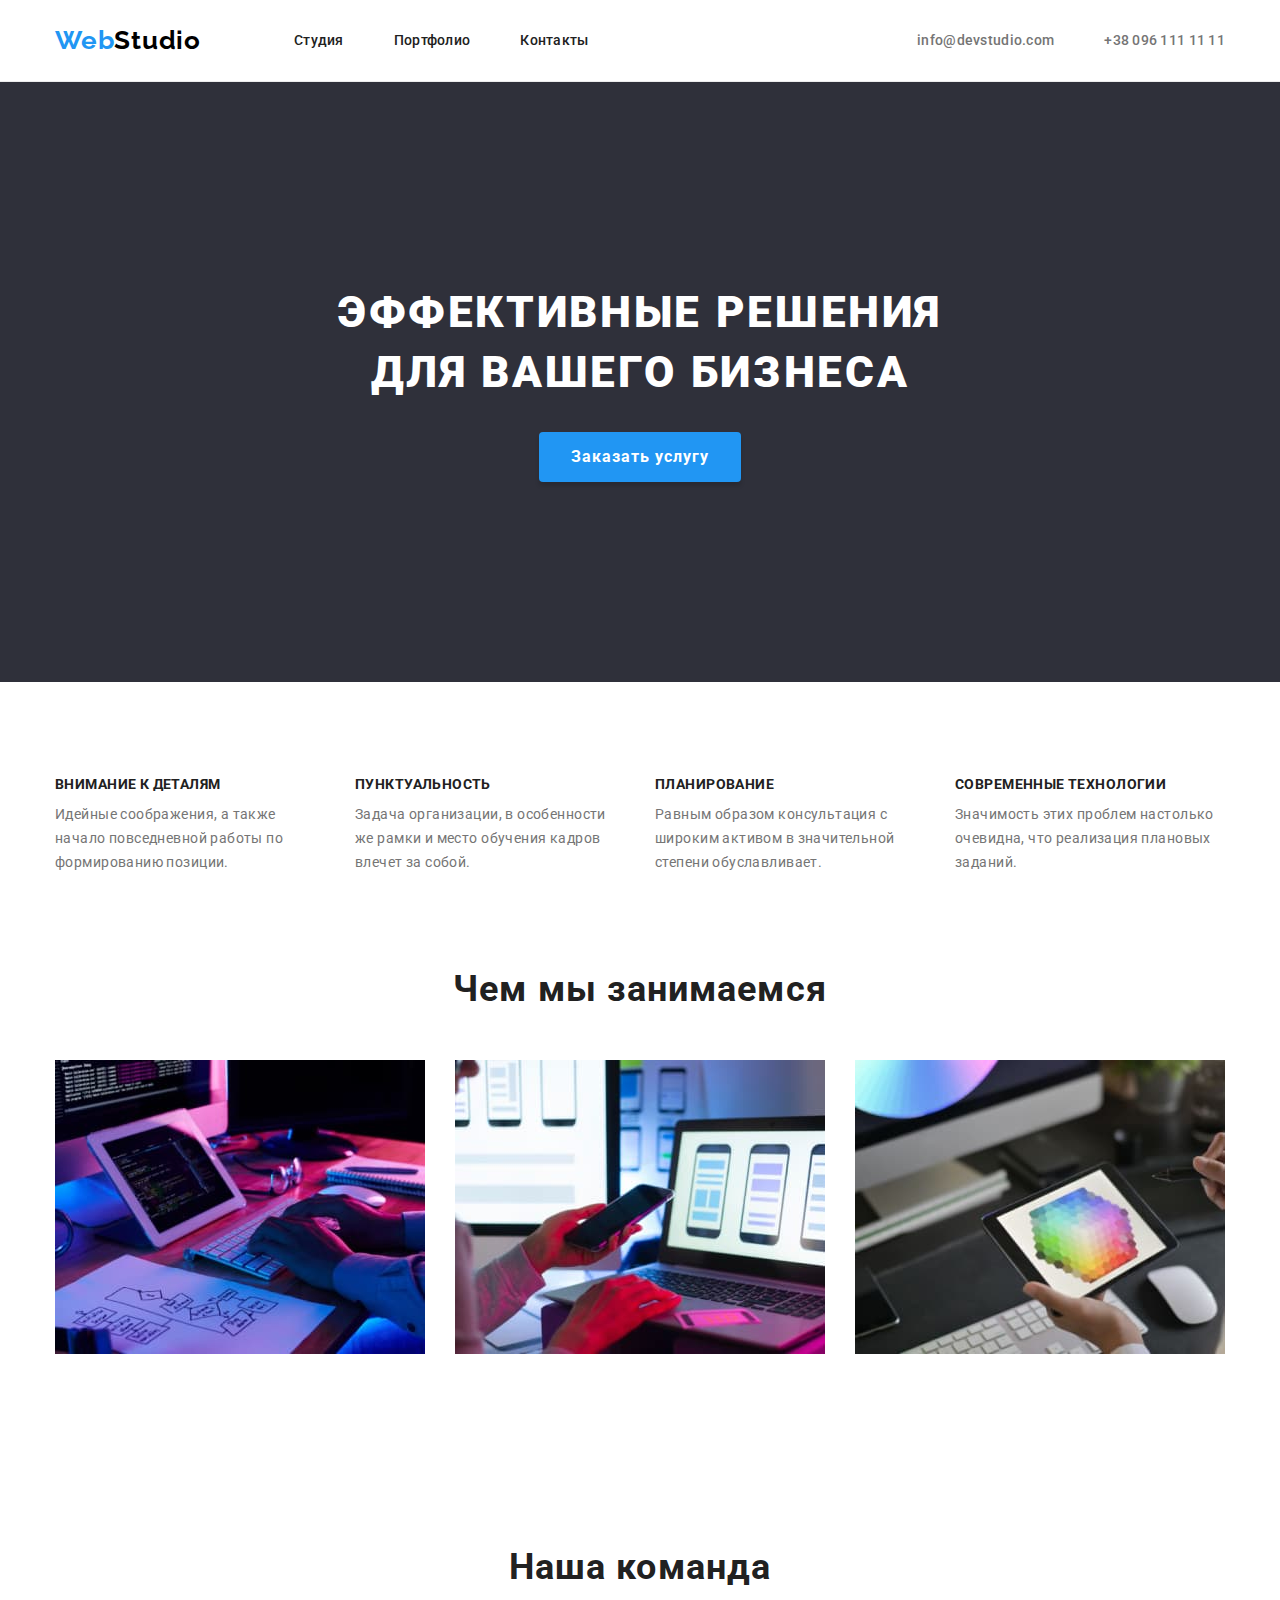
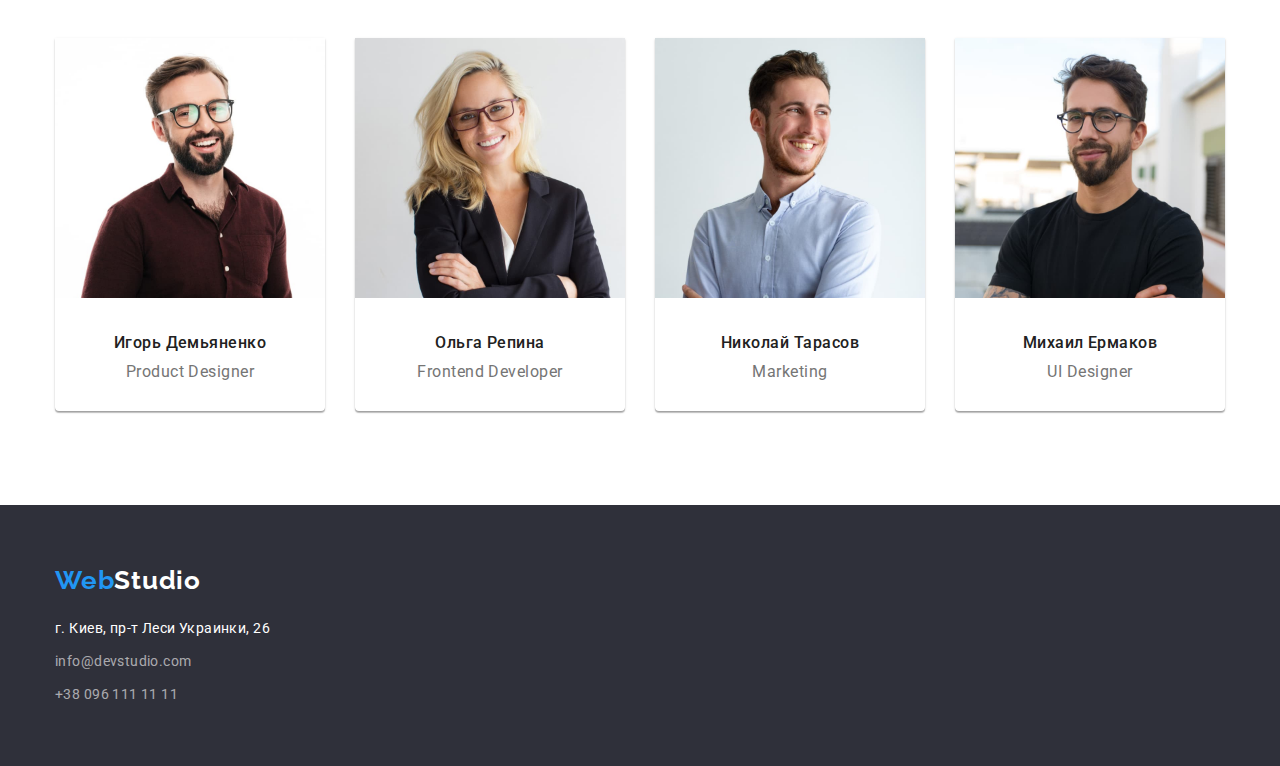
<file: index.html>
<!DOCTYPE html>
<html lang="ru">
  <head>
    <meta charset="UTF-8" />
    <meta http-equiv="X-UA-Compatible" content="IE=edge" />
    <meta name="viewport" content="width=device-width, initial-scale=1.0" />
    <title>Web Studio</title>
    <link rel="preconnect" href="https://fonts.googleapis.com" />
    <link rel="preconnect" href="https://fonts.gstatic.com" crossorigin />
    <link
      href="https://fonts.googleapis.com/css2?family=Raleway:wght@700&family=Roboto:wght@400;500;700;900&display=swap"
      rel="stylesheet"
    />
    <link
      rel="stylesheet"
      href="https://cdnjs.cloudflare.com/ajax/libs/modern-normalize/1.1.0/modern-normalize.min.css"
    />
    <link rel="stylesheet" href="./css/style.css" />
  </head>
  <body>
    <!--Header-->
    <header class="header">
      <div class="container header-block">
        <!--Logo-->
        <a href="./index.html" class="logo-header-1"
          ><span class="logo-header-2">Web</span>Studio</a
        >
        <!--Navigation-->
        <nav class="nav">
          <ul class="site-nav list-flex">
            <li>
              <a href="./index.html" class="navigation">Студия</a>
            </li>
            <li>
              <a href="./portfolio.html" class="navigation">Портфолио</a>
            </li>
            <li>
              <a href="" class="navigation">Контакты</a>
            </li>
          </ul>
        </nav>
        <!--Contacts-->
        <ul class="auth list-flex">
          <li>
            <a href="mailto:info@devstudio.com" class="navigation contacts">info@devstudio.com</a>
          </li>
          <li><a href="tel:+380961111111" class="navigation contacts">+38 096 111 11 11</a></li>
        </ul>
      </div>
    </header>
    <!--Main section-->
    <main>
      <!--Hero-section-->
      <section class="section hero-section">
        <div class="container">
          <h1 class="hero-title">Эффективные решения<br />для вашего бизнеса</h1>
          <button type="button" class="hero-btn button">Заказать услугу</button>
        </div>
      </section>
      <!--Skills-section-->
      <section class="section">
        <div class="container">
          <ul class="skills-list list-flex">
            <li>
              <h3 class="skills-title">Внимание к деталям</h3>
              <p class="skills-description">
                Идейные соображения, а также начало повседневной работы по формированию позиции.
              </p>
            </li>
            <li>
              <h3 class="skills-title">Пунктуальность</h3>
              <p class="skills-description">
                Задача организации, в особенности же рамки и место обучения кадров влечет за собой.
              </p>
            </li>
            <li>
              <h3 class="skills-title">Планирование</h3>
              <p class="skills-description">
                Равным образом консультация с широким активом в значительной степени обуславливает.
              </p>
            </li>
            <li>
              <h3 class="skills-title">Современные технологии</h3>
              <p class="skills-description">
                Значимость этих проблем настолько очевидна, что реализация плановых заданий.
              </p>
            </li>
          </ul>
        </div>
      </section>
      <!--Description-section-->
      <section class="section description-section">
        <div class="container">
          <h2 class="description-title">Чем мы занимаемся</h2>
          <ul class="description-list list-flex">
            <li><img src="./images/img1.jpg" alt="разработка для ПК" width="370" /></li>
            <li><img src="./images/img2.jpg" alt="разработка для смартфонов" width="370" /></li>
            <li><img src="./images/img3.jpg" alt="разработка для планшетов" width="370" /></li>
          </ul>
        </div>
      </section>
      <!--Command-section-->
      <section class="section">
        <div class="container">
          <h2 class="command-title">Наша команда</h2>
          <ul class="command-list list-flex">
            <li>
              <img src="./images/employee1.jpg" alt="Игорь Демьяненко" width="270" />
              <h3 class="command-name">Игорь Демьяненко</h3>
              <p class="command-position">Product Designer</p>
            </li>
            <li>
              <img src="./images/employee2.jpg" alt="Ольга Репина" width="270" />
              <h3 class="command-name">Ольга Репина</h3>
              <p class="command-position">Frontend Developer</p>
            </li>
            <li>
              <img src="./images/employee3.jpg" alt="Николай Тарасов" width="270" />
              <h3 class="command-name">Николай Тарасов</h3>
              <p class="command-position">Marketing</p>
            </li>
            <li>
              <img src="./images/employee4.jpg" alt="Михаил Ермаков" width="270" />
              <h3 class="command-name">Михаил Ермаков</h3>
              <p class="command-position">UI Designer</p>
            </li>
          </ul>
        </div>
      </section>
    </main>
    <!--Footer-->
    <footer class="footer-section">
      <div class="container">
        <a href="./index.html" class="logo-footer-1">
          <span class="logo-footer-2">Web</span>Studio
        </a>
        <address>
          <p class="adress">г. Киев, пр-т Леси Украинки, 26</p>
          <ul class="inline-list list-flex">
            <li>
              <a href="mailto:info@devstudio.com" class="adress-contacts">info@devstudio.com</a>
            </li>
            <li><a href="tel:+380961111111" class="adress-contacts">+38 096 111 11 11</a></li>
          </ul>
        </address>
      </div>
    </footer>
  </body>
</html>
</file>
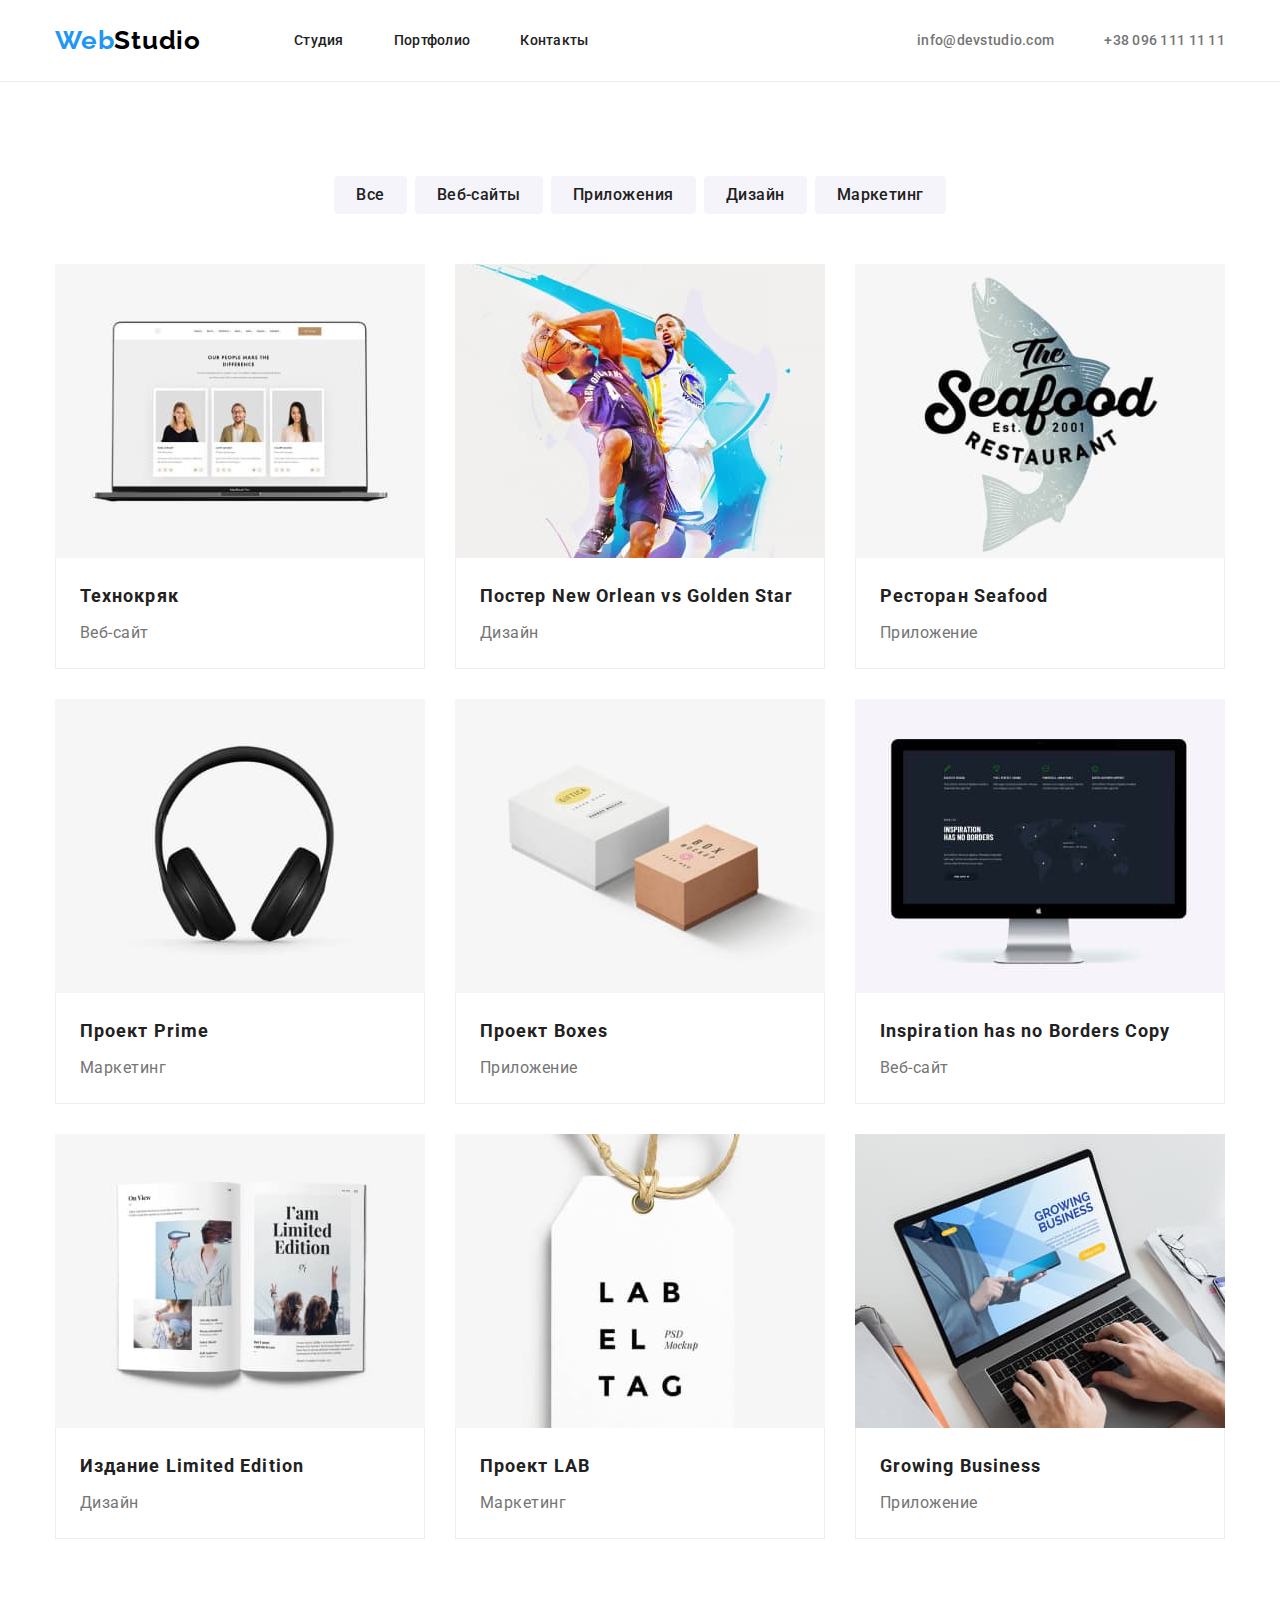
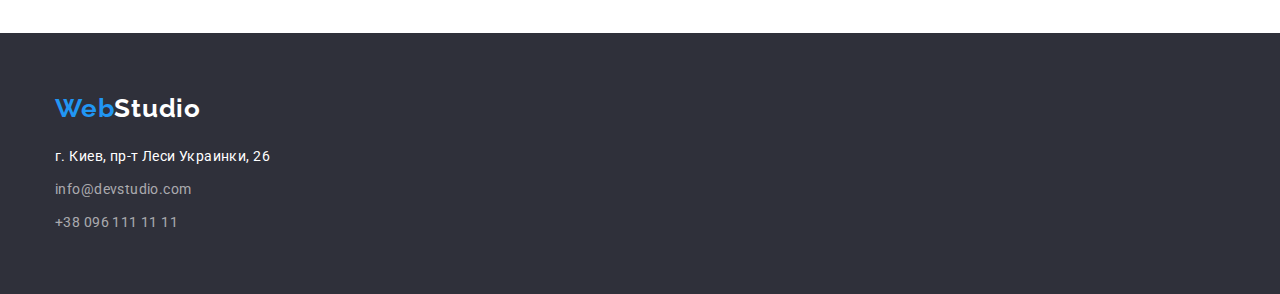
<file: portfolio.html>
<!DOCTYPE html>
<html lang="ru">
  <head>
    <meta charset="UTF-8" />
    <meta http-equiv="X-UA-Compatible" content="IE=edge" />
    <meta name="viewport" content="width=device-width, initial-scale=1.0" />
    <title>Web Studio</title>
    <link rel="preconnect" href="https://fonts.googleapis.com" />
    <link rel="preconnect" href="https://fonts.gstatic.com" crossorigin />
    <link
      href="https://fonts.googleapis.com/css2?family=Raleway:wght@700&family=Roboto:wght@400;500;700;900&display=swap"
      rel="stylesheet"
    />
    <link
      rel="stylesheet"
      href="https://cdnjs.cloudflare.com/ajax/libs/modern-normalize/1.1.0/modern-normalize.min.css"
    />
    <link rel="stylesheet" href="./css/style.css" />
  </head>
  <body>
    <!--Header-->
    <header class="header">
      <div class="container header-block">
        <!--Logo-->
        <a href="./index.html" class="logo-header-1"
          ><span class="logo-header-2">Web</span>Studio</a
        >
        <!--Navigation-->
        <nav class="nav">
          <ul class="site-nav list-flex">
            <li>
              <a href="./index.html" class="navigation">Студия</a>
            </li>
            <li>
              <a href="./portfolio.html" class="navigation">Портфолио</a>
            </li>
            <li>
              <a href="" class="navigation">Контакты</a>
            </li>
          </ul>
        </nav>
        <!--Contacts-->
        <ul class="auth list-flex">
          <li>
            <a href="mailto:info@devstudio.com" class="navigation contacts">info@devstudio.com</a>
          </li>
          <li><a href="tel:+380961111111" class="navigation contacts">+38 096 111 11 11</a></li>
        </ul>
      </div>
    </header>
    <!--Main section-->
    <main>
      <!--Portfolio nav section-->
      <section class="section">
        <div class="container">
          <h2 class="visually-hidden">Portfolio section</h2>
          <ul class="portfolio-nav list-flex">
            <li><button type="button" class="portfolio-btn button">Все</button></li>
            <li><button type="button" class="portfolio-btn button">Веб-сайты</button></li>
            <li><button type="button" class="portfolio-btn button">Приложения</button></li>
            <li><button type="button" class="portfolio-btn button">Дизайн</button></li>
            <li><button type="button" class="portfolio-btn button">Маркетинг</button></li>
          </ul>
          <!-- Portfolio elements -->
          <ul class="elements-list list-flex">
            <li>
              <img src="./images/portfolio/img1.jpg" alt="" width="370" class="img-block"/>
              <div class="elements-desc">
                <h3 class="portfolio-title">Технокряк</h3>
              <p class="portfolio-type">Веб-сайт</p>
              </div>
            </li>
            <li>
              <img src="./images/portfolio/img2.jpg" alt="" width="370" class="img-block"/>
              <div class="elements-desc">
                <h3 class="portfolio-title">Постер New Orlean vs Golden Star</h3>
              <p class="portfolio-type">Дизайн</p>
              </div>
            </li>
            <li>
              <img src="./images/portfolio/img3.jpg" alt="" width="370" class="img-block"/>
              <div class="elements-desc">
                <h3 class="portfolio-title">Ресторан Seafood</h3>
              <p class="portfolio-type">Приложение</p>
              </div>
            </li>
            <li>
              <img src="./images/portfolio/img4.jpg" alt="" width="370" class="img-block"/>
              <div class="elements-desc">
                <h3 class="portfolio-title">Проект Prime</h3>
              <p class="portfolio-type">Маркетинг</p>
              </div>
            </li>
            <li>
              <img src="./images/portfolio/img5.jpg" alt="" width="370" class="img-block"/>
              <div class="elements-desc">
                <h3 class="portfolio-title">Проект Boxes</h3>
              <p class="portfolio-type">Приложение</p>
              </div>
            </li>
            <li>
              <img src="./images/portfolio/img6.jpg" alt="" width="370" class="img-block"/>
              <div class="elements-desc">
                <h3 class="portfolio-title">Inspiration has no Borders Copy</h3>
              <p class="portfolio-type">Веб-сайт</p>
              </div>
            </li>
            <li>
              <img src="./images/portfolio/img7.jpg" alt="" width="370" class="img-block"/>
              <div class="elements-desc">
                <h3 class="portfolio-title">Издание Limited Edition</h3>
              <p class="portfolio-type">Дизайн</p>
              </div>
            </li>
            <li>
              <img src="./images/portfolio/img8.jpg" alt="" width="370" class="img-block"/>
              <div class="elements-desc">
                <h3 class="portfolio-title">Проект LAB</h3>
              <p class="portfolio-type">Маркетинг</p>
              </div>
            </li>
            <li>
              <img src="./images/portfolio/img9.jpg" alt="" width="370" class="img-block"/>
              <div class="elements-desc">
                <h3 class="portfolio-title">Growing Business</h3>
              <p class="portfolio-type">Приложение</p>
              </div>
            </li>
          </ul>
        </div>
      </section>
    </main>
    <!--Footer-->
    <footer class="footer-section">
      <div class="container">
        <a href="./index.html" class="logo-footer-1">
          <span class="logo-footer-2">Web</span>Studio
        </a>
        <address>
          <p class="adress">г. Киев, пр-т Леси Украинки, 26</p>
          <ul class="inline-list list-flex">
            <li>
              <a href="mailto:info@devstudio.com" class="adress-contacts">info@devstudio.com</a>
            </li>
            <li><a href="tel:+380961111111" class="adress-contacts">+38 096 111 11 11</a></li>
          </ul>
        </address>
      </div>
    </footer>
  </body>
</html>
</file>
<file: css/style.css>
:root {
  --body-main-color: #212121;
  --header-border-color: #ececec;
  --footer-background-color: #2f303a;
  --logo-color-1: #000000;
  --logo-color-2: #2196f3;
  --logo-color-3: #ffffff;
  --header-hover-color: #2196f3;
  --contacts-color: #757575;
  --hero-background-color: #2f303a;
  --hero-title-color: #ffffff;
  --hero-btn-color: #ffffff;
  --hero-btn-background-color: #2196f3;
  --skills-description-color: #757575;
  --command-position-color: #757575;
  --portfolio-btn-hover-color: #ffffff;
  --portfolio-btn-background-color-1: #f5f4fa;
  --portfolio-btn-background-color-2: #2196f3;
  --portfolio-type-color: #757575;
  --elements-border-color: #eeeeee;
  --adress-color: #ffffff;
  --adress-contacts-color: rgba(255, 255, 255, 0.6);
}

/*--------------------------global styles--------------------------*/
p,
h1,
h2,
h3,
h4,
h5,
h6 {
  margin: 0;
  padding: 0;
}

.img-block {
  display: block;
}

.list-flex {
  display: flex;
  margin: 0;
  padding: 0;
}

a {
  text-decoration: none;
  color: inherit;
}

li {
  list-style-type: none;
}

body {
  font-family: 'Roboto', sans-serif;
  color: var(--body-main-color);
}

footer {
  background-color: var(--footer-background-color);
}

.button {
  border: 4px transparent;
}

.container {
  width: 1200px;
  padding-left: 15px;
  padding-right: 15px;
  margin-left: auto;
  margin-right: auto;
}

.section {
  padding-top: 94px;
  padding-bottom: 94px;
}

.visually-hidden {
  position: fixed;
  transform: scale(0);
}

/*--------------------------header--------------------------*/

.header {
  border-bottom: 1px solid var(--header-border-color);
}

.header-block {
  display: flex;
  align-items: center;
  padding-top: 25px;
  padding-bottom: 25px;
}

.nav {
  display: flex;
  margin-left: 93px;
}

.site-nav li:not(:last-child) {
  margin-right: 50px;
}

.auth {
  margin-left: auto;
}

.auth > li:nth-child(1) {
  margin-right: 50px;
}

.header-contacts {
  display: flex;
}

.logo-header-1,
.logo-header-2 {
  font-family: Raleway;
  font-weight: 700;
  font-size: 26px;
  line-height: calc(31 / 26);
  letter-spacing: 0.03em;
}

.logo-header-1 {
  color: var(--logo-color-1);
}

.logo-header-2 {
  color: var(--logo-color-2);
}

.navigation {
  padding-top: 25px;
  padding-bottom: 25px;
  font-family: Roboto;
  font-weight: 500;
  font-size: 14px;
  line-height: calc(16 / 14);
  letter-spacing: 0.02em;
}

.navigation:hover,
.navigation:focus,
.contacts {
  color: var(--header-hover-color);
}

.contacts {
  color: var(--contacts-color);
}

/*--------------------------hero-section--------------------------*/

.hero-section {
  background-color: var(--hero-background-color);
  text-align: center;
  padding-top: 200px;
  padding-bottom: 200px;
}

.hero-title {
  margin-top: 0;
  margin-bottom: 30px;
  font-weight: 900;
  font-size: 44px;
  line-height: calc(60 / 44);
  letter-spacing: 0.06em;
  text-transform: uppercase;
  color: var(--hero-title-color);
}

.hero-btn {
  display: inline-block;
  border-radius: 4px;
  box-shadow: 0px 4px 4px rgba(0, 0, 0, 0.15);
  padding: 10px 32px;
  cursor: pointer;
  font-family: inherit;
  font-weight: 700;
  font-size: 16px;
  line-height: calc(30 / 16);
  align-items: center;
  text-align: center;
  letter-spacing: 0.06em;
  background-color: var(--hero-btn-background-color);
  color: var(--hero-btn-color);
}
/*--------------------------skills section--------------------------*/

.skills-list {
  justify-content: space-between;
}

.skills-list li {
  width: 270px;
}

.skills-title {
  margin-top: 0;
  margin-bottom: 10px;
  font-size: 14px;
  line-height: calc(16 / 14);
  letter-spacing: 0.03em;
  text-transform: uppercase;
}

.skills-description {
  font-size: 14px;
  line-height: calc(24 / 14);
  letter-spacing: 0.03em;
  color: var(--skills-description-color);
}
/*--------------------------description section--------------------------*/

.description-section {
  padding-top: 0;
}

.description-list {
  justify-content: space-between;
}

.description-title {
  margin: 0 auto 50px auto;
  font-size: 36px;
  line-height: calc(42 / 36);
  text-align: center;
  letter-spacing: 0.03em;
}
/*--------------------------command section--------------------------*/

.command-list {
  justify-content: space-between;
}

.command-list li {
  padding-bottom: 30px;
  box-shadow: 0px 1px 3px rgba(0, 0, 0, 0.12), 0px 1px 1px rgba(0, 0, 0, 0.14),
    0px 2px 1px rgba(0, 0, 0, 0.2);
  border-radius: 0px 0px 4px 4px;
}

.command-title {
  margin: 0 auto 50px auto;
  font-size: 36px;
  line-height: calc(42 / 36);
  text-align: center;
  letter-spacing: 0.03em;
}

.command-name {
  margin-top: 30px;
  font-weight: 500;
  font-size: 16px;
  line-height: calc(19 / 16);
  text-align: center;
  letter-spacing: 0.03em;
}

.command-position {
  margin-top: 10px;
  font-size: 16px;
  line-height: calc(19 / 16);
  text-align: center;
  letter-spacing: 0.03em;
  color: var(--command-position-color);
}

/*--------------------------portfolio nav section--------------------------*/

.portfolio-nav {
  margin-bottom: 50px;
  justify-content: center;
}

.portfolio-nav li:first-child {
  margin-left: auto;
}

.portfolio-nav li:last-child {
  margin-right: auto;
}

.portfolio-nav li:not(:last-child) {
  margin-right: 8px;
}

.portfolio-btn {
  display: inline-block;
  border-radius: 4px;
  padding: 6px 22px;
  font-family: inherit;
  font-weight: 500;
  font-size: 16px;
  line-height: calc(26 / 16);
  text-align: center;
  letter-spacing: 0.03em;
  color: inherit;
  background-color: var(--portfolio-btn-background-color-1);
}

.portfolio-btn:focus,
.portfolio-btn:hover {
  cursor: pointer;
  background-color: var(--portfolio-btn-background-color-2);
  color: var(--portfolio-btn-hover-color);
}

.elements-list {
  display: flex;
  flex-wrap: wrap;
  margin-top: -30px;
  margin-left: -30px;
}
.elements-list li {
  flex-basis: calc((100% - 90px) / 3);
  margin-top: 30px;
  margin-left: 30px;
}

.elements-desc {
  padding: 20px 24px;
  border: 1px solid var(--elements-border-color);
  border-top: none;
}

/*--------------------------portfolio elements section--------------------------*/

.portfolio-title {
  margin-bottom: 4px;
  font-size: 18px;
  line-height: calc(36 / 18);
  letter-spacing: 0.06em;
}

.portfolio-type {
  font-size: 16px;
  line-height: calc(30 / 16);
  letter-spacing: 0.03em;
  color: var(--portfolio-type-color);
}

/*--------------------------footer--------------------------*/

.footer-section {
  padding-top: 60px;
  padding-bottom: 60px;
}

.logo-footer-1,
.logo-footer-2 {
  font-family: 'Raleway', sans-serif;
  font-weight: 700;
  font-size: 26px;
  line-height: calc(31 / 26);
  letter-spacing: 0.03em;
}

.logo-footer-1 {
  display: inline-block;
  color: var(--logo-color-3);
  margin-bottom: 20px;
}

.logo-footer-2 {
  color: var(--logo-color-2);
}
.adress {
  margin-bottom: 9px;
  font-family: 'Roboto', sans-serif;
  font-style: normal;
  font-size: 14px;
  line-height: calc(24 / 14);
  letter-spacing: 0.03em;
  color: var(--adress-color);
}

.inline-list {
  display: inline-block;
}

.inline-list li:not(:last-child) {
  margin-bottom: 9px;
}

.adress-contacts {
  font-style: normal;
  font-size: 14px;
  line-height: calc(24 / 14);
  letter-spacing: 0.03em;
  color: var(--adress-contacts-color);
}
</file>
